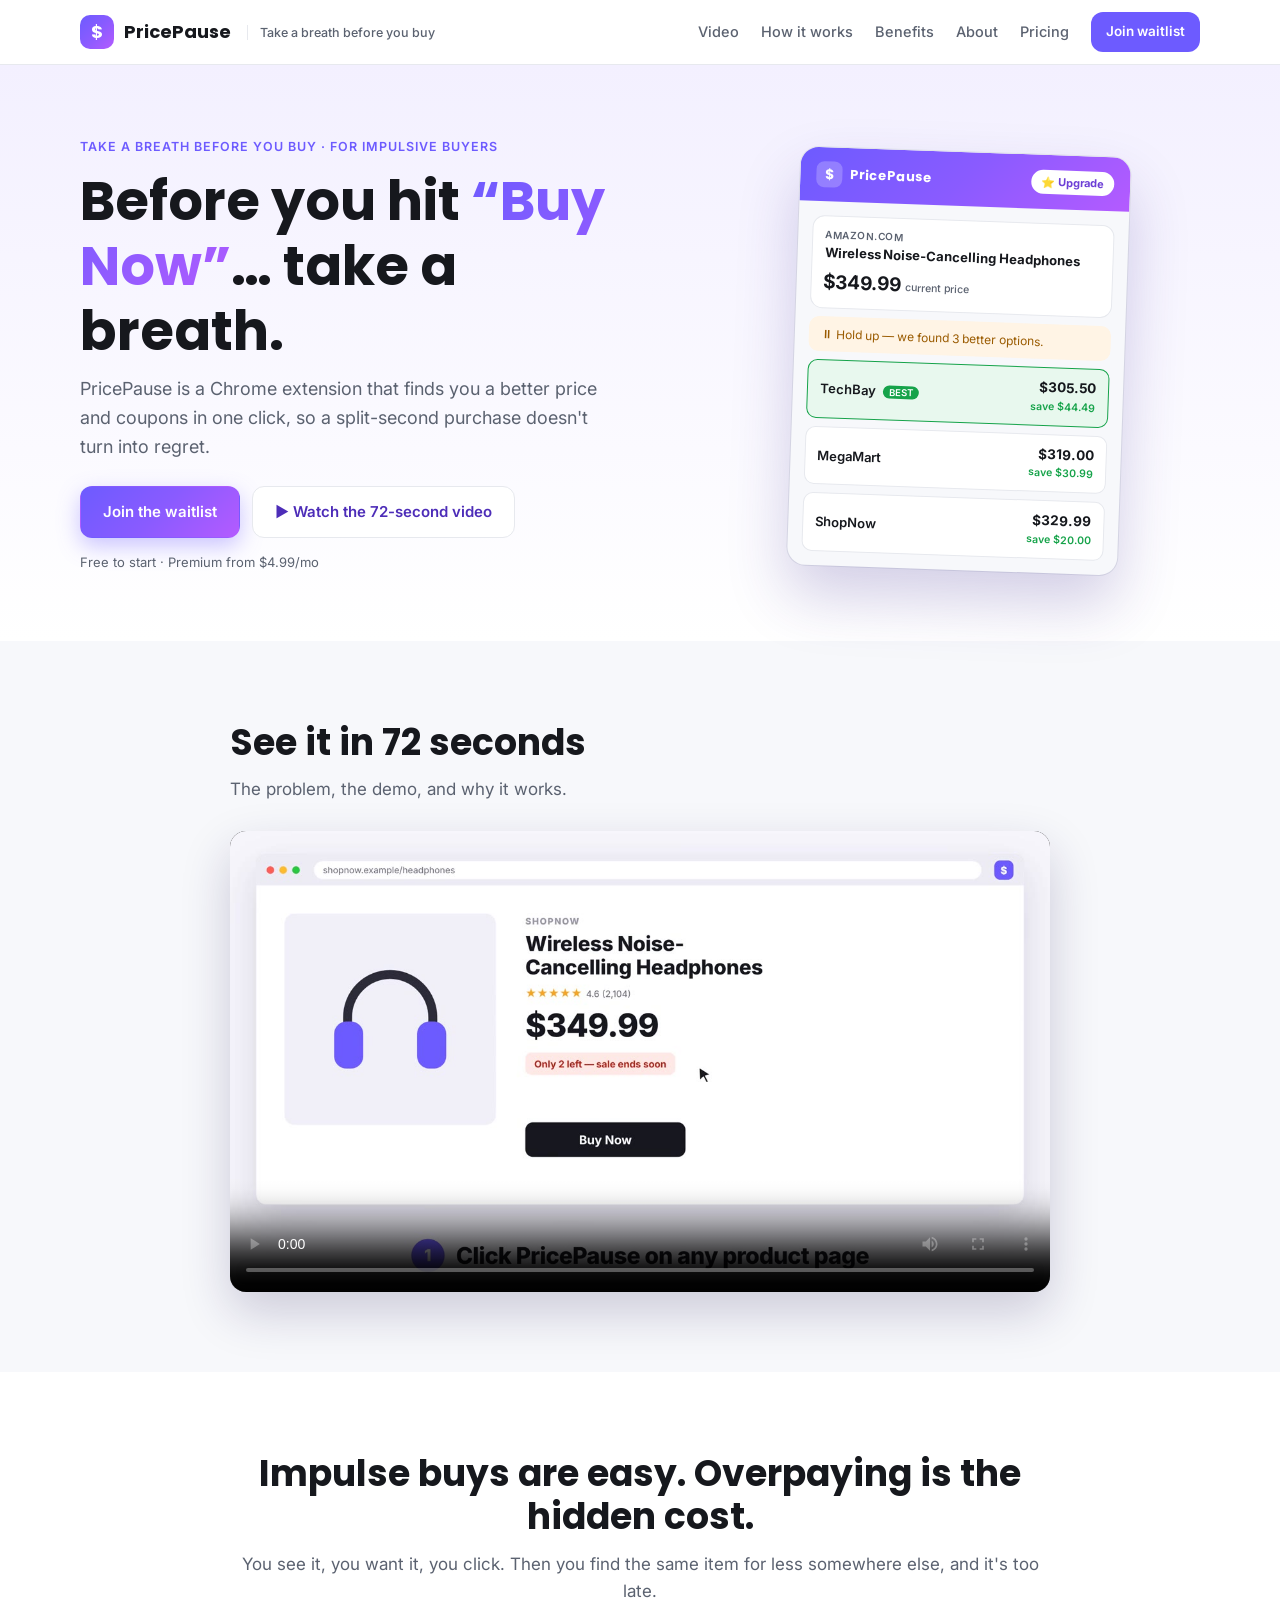
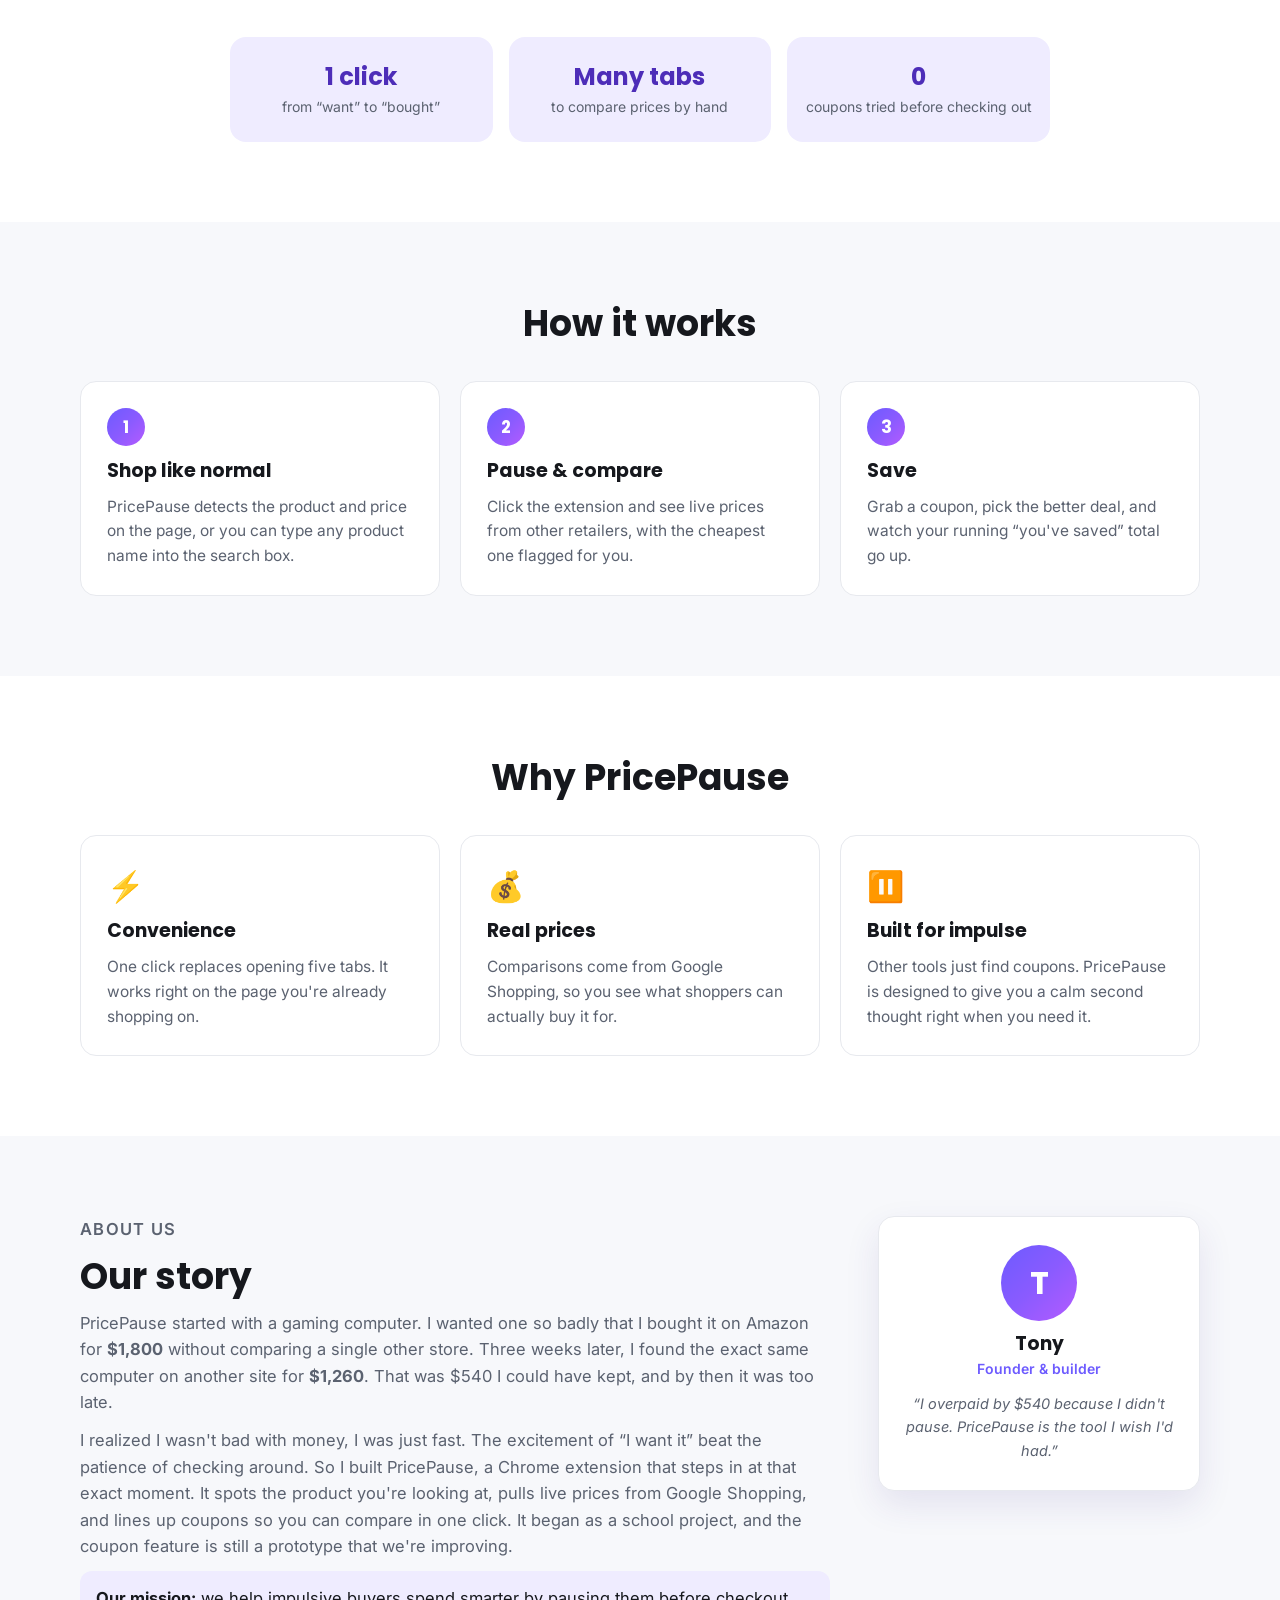
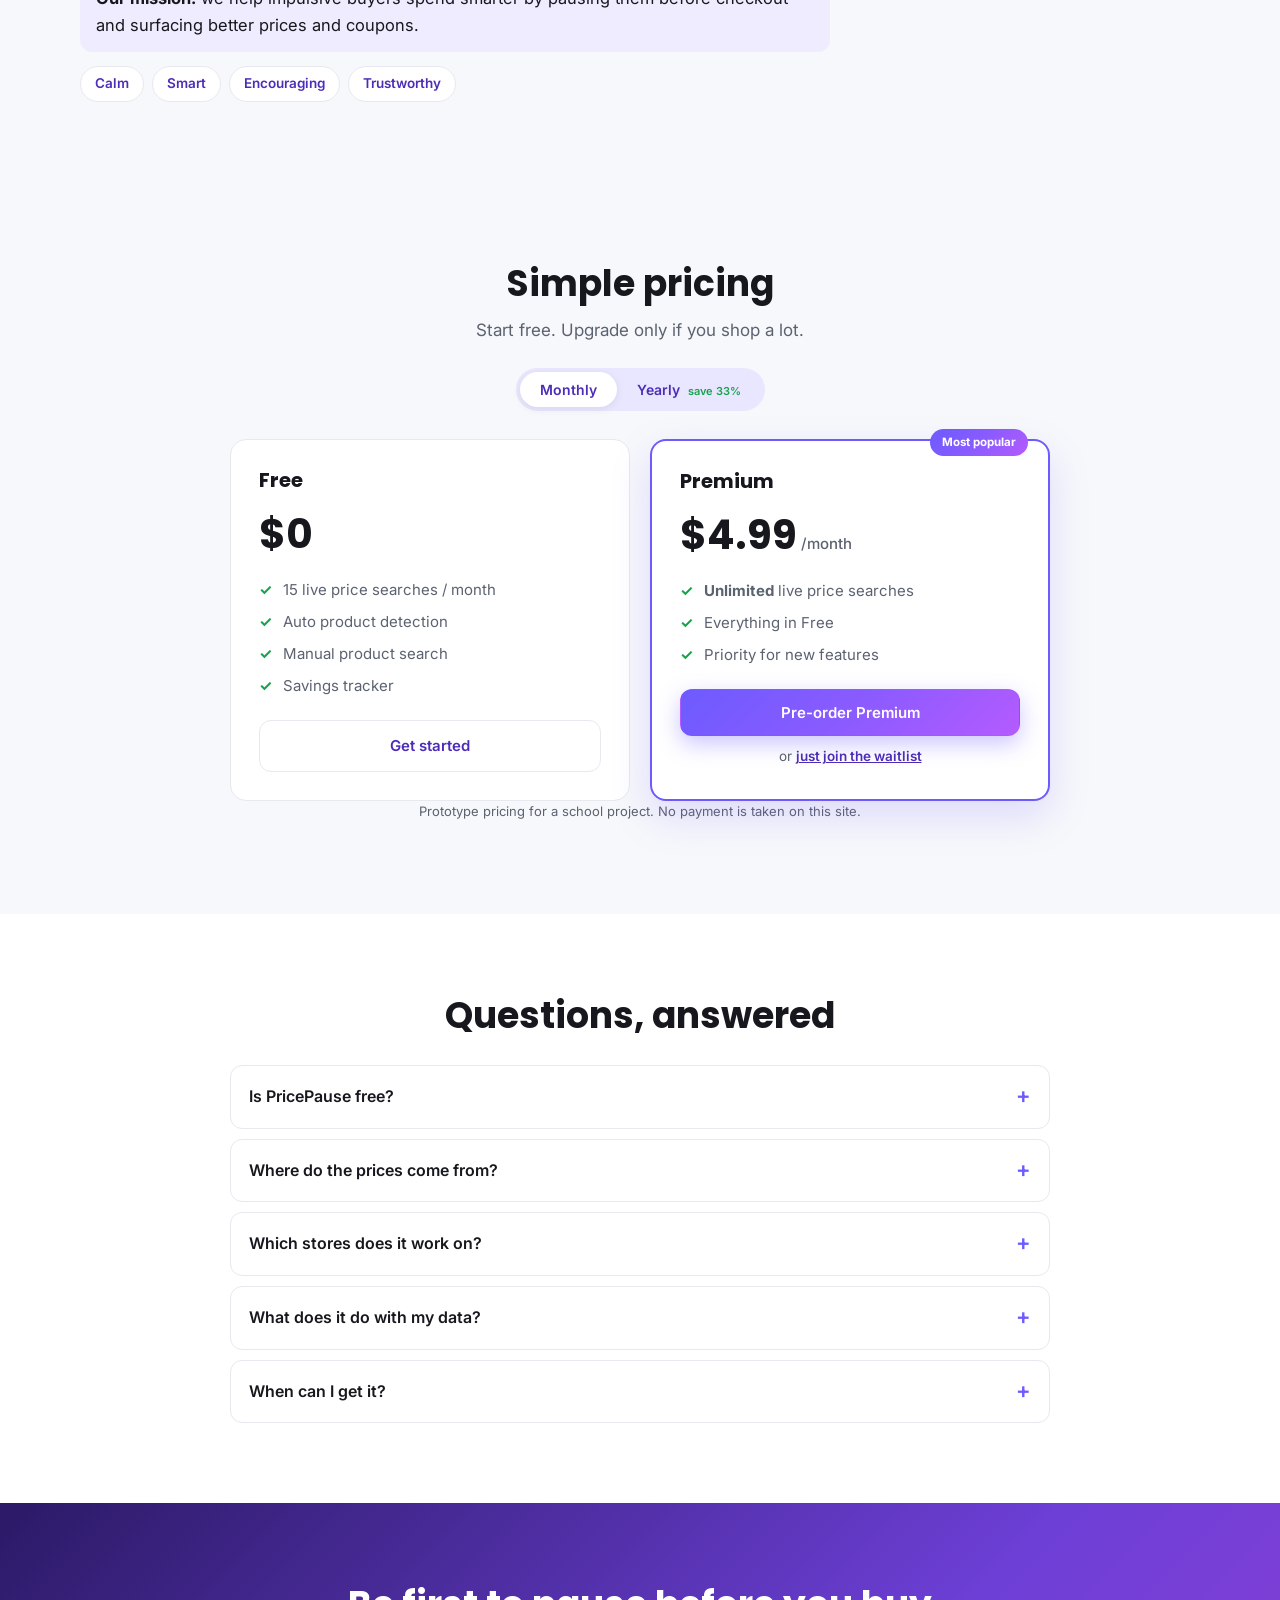
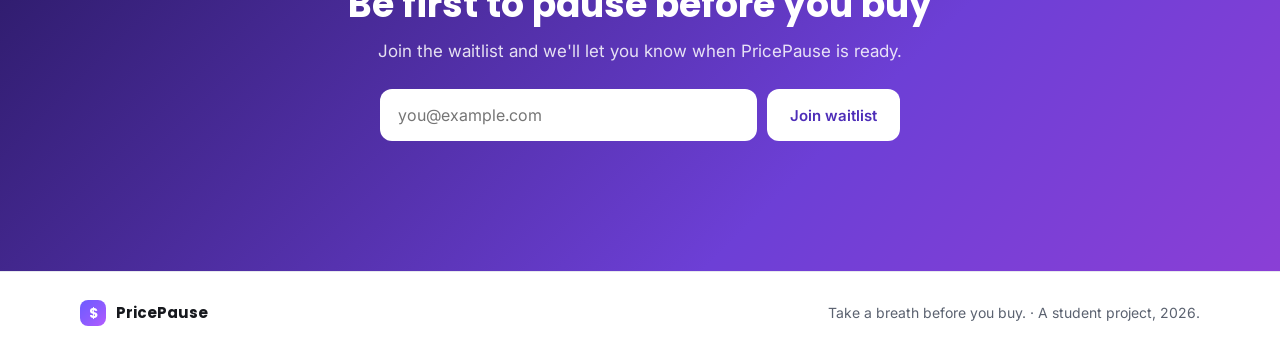
<file: index.html>
<!DOCTYPE html>
<html lang="en">
<head>
  <meta charset="UTF-8" />
  <meta name="viewport" content="width=device-width, initial-scale=1" />
  <title>PricePause — Take a breath before you buy</title>
  <meta name="description" content="PricePause is a Chrome extension that finds you a better price and coupons before you hit Buy Now." />
  <meta property="og:title" content="PricePause — Take a breath before you buy" />
  <meta property="og:description" content="Find a better price in one click, before you check out." />
  <meta property="og:image" content="assets/poster.jpg" />
  <link rel="icon" href="data:image/svg+xml,<svg xmlns='http://www.w3.org/2000/svg' viewBox='0 0 64 64'><rect width='64' height='64' rx='14' fill='%236d5bff'/><text x='32' y='46' font-size='40' font-weight='700' text-anchor='middle' fill='white' font-family='Arial'>$</text></svg>" />
  <link rel="preconnect" href="https://fonts.googleapis.com" />
  <link rel="preconnect" href="https://fonts.gstatic.com" crossorigin />
  <link href="https://fonts.googleapis.com/css2?family=Inter:wght@400;500;600&family=Poppins:wght@600;700&display=swap" rel="stylesheet" />
  <link rel="stylesheet" href="style.css" />
</head>
<body>

  <header class="nav">
    <div class="container nav-inner">
      <a href="#top" class="brand"><span class="brand-mark">$</span> PricePause <span class="nav-tag">Take a breath before you buy</span></a>
      <nav class="nav-links">
        <a href="#video">Video</a>
        <a href="#how">How it works</a>
        <a href="#benefits">Benefits</a>
        <a href="#about">About</a>
        <a href="#pricing">Pricing</a>
        <a href="#waitlist" class="btn btn-small">Join waitlist</a>
      </nav>
    </div>
  </header>

  <main id="top">

    <!-- HERO -->
    <section class="hero">
      <div class="container hero-grid">
        <div class="hero-copy">
          <p class="eyebrow">Take a breath before you buy &middot; For impulsive buyers</p>
          <h1>Before you hit <span class="hl">&ldquo;Buy Now&rdquo;</span>&hellip; take a breath.</h1>
          <p class="lead">PricePause is a Chrome extension that finds you a better price and coupons in one click, so a split-second purchase doesn't turn into regret.</p>
          <div class="hero-cta">
            <a href="#waitlist" class="btn btn-primary">Join the waitlist</a>
            <a href="#video" class="btn btn-ghost">&#9654; Watch the 72-second video</a>
          </div>
          <p class="fine">Free to start &middot; Premium from $4.99/mo</p>
        </div>

        <div class="hero-visual" aria-hidden="true">
          <div class="popup">
            <div class="popup-head"><span class="brand-mark sm">$</span> PricePause <span class="popup-up">&#11088; Upgrade</span></div>
            <div class="popup-body">
              <div class="p-card">
                <small>AMAZON.COM</small>
                <strong>Wireless Noise-Cancelling Headphones</strong>
                <div class="p-price">$349.99 <small>current price</small></div>
              </div>
              <div class="p-banner">&#9208; Hold up &mdash; we found 3 better options.</div>
              <div class="p-deal best"><span>TechBay <em>BEST</em></span><b>$305.50 <i>save $44.49</i></b></div>
              <div class="p-deal"><span>MegaMart</span><b>$319.00 <i>save $30.99</i></b></div>
              <div class="p-deal"><span>ShopNow</span><b>$329.99 <i>save $20.00</i></b></div>
            </div>
          </div>
        </div>
      </div>
    </section>

    <!-- VIDEO -->
    <section id="video" class="section alt">
      <div class="container narrow">
        <h2>See it in 72 seconds</h2>
        <p class="sub">The problem, the demo, and why it works.</p>
        <div class="video-wrap">
          <video controls preload="metadata" poster="assets/poster.jpg" playsinline>
            <source src="assets/pricepause_explainer.mp4" type="video/mp4" />
            Your browser doesn't support embedded video.
          </video>
        </div>
      </div>
    </section>

    <!-- PROBLEM -->
    <section class="section">
      <div class="container narrow center">
        <h2>Impulse buys are easy. Overpaying is the hidden cost.</h2>
        <p class="sub">You see it, you want it, you click. Then you find the same item for less somewhere else, and it's too late.</p>
        <div class="stat-row">
          <div class="stat"><b>1 click</b><span>from &ldquo;want&rdquo; to &ldquo;bought&rdquo;</span></div>
          <div class="stat"><b>Many tabs</b><span>to compare prices by hand</span></div>
          <div class="stat"><b>0</b><span>coupons tried before checking out</span></div>
        </div>
      </div>
    </section>

    <!-- HOW IT WORKS -->
    <section id="how" class="section alt">
      <div class="container">
        <h2 class="center">How it works</h2>
        <div class="grid-3">
          <article class="card">
            <div class="num">1</div>
            <h3>Shop like normal</h3>
            <p>PricePause detects the product and price on the page, or you can type any product name into the search box.</p>
          </article>
          <article class="card">
            <div class="num">2</div>
            <h3>Pause &amp; compare</h3>
            <p>Click the extension and see live prices from other retailers, with the cheapest one flagged for you.</p>
          </article>
          <article class="card">
            <div class="num">3</div>
            <h3>Save</h3>
            <p>Grab a coupon, pick the better deal, and watch your running &ldquo;you've saved&rdquo; total go up.</p>
          </article>
        </div>
      </div>
    </section>

    <!-- BENEFITS -->
    <section id="benefits" class="section">
      <div class="container">
        <h2 class="center">Why PricePause</h2>
        <div class="grid-3">
          <article class="card benefit">
            <div class="icon">&#9889;</div>
            <h3>Convenience</h3>
            <p>One click replaces opening five tabs. It works right on the page you're already shopping on.</p>
          </article>
          <article class="card benefit">
            <div class="icon">&#128176;</div>
            <h3>Real prices</h3>
            <p>Comparisons come from Google Shopping, so you see what shoppers can actually buy it for.</p>
          </article>
          <article class="card benefit">
            <div class="icon">&#9208;&#65039;</div>
            <h3>Built for impulse</h3>
            <p>Other tools just find coupons. PricePause is designed to give you a calm second thought right when you need it.</p>
          </article>
        </div>
      </div>
    </section>

    <!-- ABOUT -->
    <section id="about" class="section alt">
      <div class="container about-grid">
        <div>
          <p class="eyebrow">About us</p>
          <h2>Our story</h2>
          <p>PricePause started with a gaming computer. I wanted one so badly that I bought it on Amazon for <b>$1,800</b> without comparing a single other store. Three weeks later, I found the exact same computer on another site for <b>$1,260</b>. That was $540 I could have kept, and by then it was too late.</p>
          <p>I realized I wasn't bad with money, I was just fast. The excitement of &ldquo;I want it&rdquo; beat the patience of checking around. So I built PricePause, a Chrome extension that steps in at that exact moment. It spots the product you're looking at, pulls live prices from Google Shopping, and lines up coupons so you can compare in one click. It began as a school project, and the coupon feature is still a prototype that we're improving.</p>
          <p class="mission"><b>Our mission:</b> we help impulsive buyers spend smarter by pausing them before checkout and surfacing better prices and coupons.</p>
          <div class="chips">
            <span>Calm</span><span>Smart</span><span>Encouraging</span><span>Trustworthy</span>
          </div>
        </div>
        <aside class="team-card">
          <!-- Edit the name and role below to match your team -->
          <div class="avatar">T</div>
          <h3>Tony</h3>
          <p class="role">Founder &amp; builder</p>
          <p class="quote">&ldquo;I overpaid by $540 because I didn't pause. PricePause is the tool I wish I'd had.&rdquo;</p>
        </aside>
      </div>
    </section>

    <!-- PRICING -->
    <section id="pricing" class="section alt">
      <div class="container narrow">
        <h2 class="center">Simple pricing</h2>
        <p class="sub center">Start free. Upgrade only if you shop a lot.</p>

        <div class="toggle" role="tablist" aria-label="Billing period">
          <button class="toggle-opt active" data-plan="monthly" role="tab" aria-selected="true">Monthly</button>
          <button class="toggle-opt" data-plan="yearly" role="tab" aria-selected="false">Yearly <span class="save">save 33%</span></button>
        </div>

        <div class="pricing-grid">
          <article class="plan">
            <h3>Free</h3>
            <p class="price">$0</p>
            <ul>
              <li>15 live price searches / month</li>
              <li>Auto product detection</li>
              <li>Manual product search</li>
              <li>Savings tracker</li>
            </ul>
            <a href="#waitlist" class="btn btn-ghost block">Get started</a>
          </article>
          <article class="plan featured">
            <span class="tag">Most popular</span>
            <h3>Premium</h3>
            <p class="price"><span id="planPrice">$4.99</span><small id="planPer">/month</small></p>
            <ul>
              <li><b>Unlimited</b> live price searches</li>
              <li>Everything in Free</li>
              <li>Priority for new features</li>
            </ul>
            <button type="button" class="btn btn-primary block" data-open-preorder>Pre-order Premium</button>
            <p class="plan-alt">or <a href="#waitlist">just join the waitlist</a></p>
          </article>
        </div>
        <p class="fine center">Prototype pricing for a school project. No payment is taken on this site.</p>
      </div>
    </section>

    <!-- FAQ -->
    <section id="faq" class="section">
      <div class="container narrow">
        <h2 class="center">Questions, answered</h2>
        <div class="faq">
          <details>
            <summary>Is PricePause free?</summary>
            <p>Yes to start. The free plan includes 15 live price searches a month. Premium gives you unlimited searches for $4.99/month or $39.99/year.</p>
          </details>
          <details>
            <summary>Where do the prices come from?</summary>
            <p>Live comparisons come from Google Shopping, so you're seeing what other retailers are actually listing right now.</p>
          </details>
          <details>
            <summary>Which stores does it work on?</summary>
            <p>It detects products automatically on Amazon, Walmart, Target, Best Buy, Etsy, eBay and Shopify stores. You can also type any product name into the search box on any site.</p>
          </details>
          <details>
            <summary>What does it do with my data?</summary>
            <p>It reads the product name and price on the page you're viewing and uses the product name to look up prices. Your savings total and monthly search count stay in your own browser.</p>
          </details>
          <details>
            <summary>When can I get it?</summary>
            <p>PricePause is a working prototype right now. Join the waitlist or pre-order Premium and we'll let you know when it's ready.</p>
          </details>
        </div>
      </div>
    </section>

    <!-- WAITLIST -->
    <section id="waitlist" class="section cta">
      <div class="container narrow center">
        <h2>Be first to pause before you buy</h2>
        <p class="sub light">Join the waitlist and we'll let you know when PricePause is ready.</p>
        <form id="waitlistForm" class="form" novalidate>
          <label for="email" class="sr-only">Email address</label>
          <input type="email" id="email" name="email" placeholder="you@example.com" required autocomplete="email" />
          <button type="submit" class="btn btn-white">Join waitlist</button>
        </form>
        <p id="formMsg" class="form-msg" role="status" aria-live="polite"></p>
      </div>
    </section>
  </main>

  <footer class="footer">
    <div class="container footer-inner">
      <span class="brand"><span class="brand-mark sm">$</span> PricePause</span>
      <span>Take a breath before you buy. &middot; A student project, 2026.</span>
    </div>
  </footer>

  <!-- PRE-ORDER (demo) -->
  <dialog id="preorderDialog" class="dialog" aria-labelledby="preorderTitle">
    <form id="preorderForm" method="dialog" novalidate>
      <h3 id="preorderTitle">Pre-order Premium</h3>
      <p class="dialog-sub">Reserve unlimited searches. <b>Demo only: no payment is taken.</b></p>

      <label for="poName">Name</label>
      <input type="text" id="poName" autocomplete="name" placeholder="Your name" required />

      <label for="poEmail">Email</label>
      <input type="email" id="poEmail" autocomplete="email" placeholder="you@example.com" required />

      <fieldset>
        <legend>Plan</legend>
        <label class="radio"><input type="radio" name="plan" value="monthly" checked /> Monthly &middot; $4.99/mo</label>
        <label class="radio"><input type="radio" name="plan" value="yearly" /> Yearly &middot; $39.99/yr <span class="save">save 33%</span></label>
      </fieldset>

      <p id="preorderMsg" class="form-msg dark" role="status" aria-live="polite"></p>

      <div class="dialog-actions">
        <button type="button" class="btn btn-ghost" id="preorderCancel">Close</button>
        <button type="submit" class="btn btn-primary">Reserve my spot</button>
      </div>
    </form>
  </dialog>

  <script src="script.js"></script>
</body>
</html>
</file>
<file: style.css>
:root {
  --bg: #f7f8fb;
  --card: #ffffff;
  --ink: #16181d;
  --ink-soft: #5b6270;
  --border: #e7e9ee;
  --accent: #6d5bff;
  --accent-dark: #4d2db8;
  --accent-soft: #efecff;
  --good: #16a34a;
  --good-soft: #e8f8ee;
  --warn-bg: #fff4e5;
  --warn-ink: #9a5b00;
  --grad: linear-gradient(135deg, #6d5bff 0%, #8a5bff 50%, #b45bff 100%);
  --radius: 16px;
}

* { box-sizing: border-box; }
html { scroll-behavior: smooth; scroll-padding-top: 72px; }

body {
  margin: 0;
  font-family: "Inter", -apple-system, BlinkMacSystemFont, "Segoe UI", Roboto, Helvetica, Arial, sans-serif;
  color: var(--ink);
  background: #fff;
  line-height: 1.6;
  -webkit-font-smoothing: antialiased;
}

h1, h2, h3, .brand { font-family: "Poppins", "Inter", -apple-system, "Segoe UI", sans-serif; }
h1, h2, h3 { line-height: 1.2; margin: 0 0 12px; }
p { margin: 0 0 12px; }
a { color: inherit; }

.container { width: min(1120px, 100% - 40px); margin-inline: auto; }
.narrow { width: min(820px, 100% - 40px); margin-inline: auto; }
.center { text-align: center; }
.sr-only { position: absolute; width: 1px; height: 1px; overflow: hidden; clip: rect(0 0 0 0); white-space: nowrap; }

/* Nav */
.nav {
  position: sticky; top: 0; z-index: 10;
  background: rgba(255,255,255,.88);
  backdrop-filter: blur(10px);
  border-bottom: 1px solid var(--border);
}
.nav-inner { display: flex; align-items: center; justify-content: space-between; height: 64px; }
.brand { display: inline-flex; align-items: center; gap: 10px; font-weight: 700; font-size: 18px; text-decoration: none; }
.brand-mark {
  display: inline-flex; align-items: center; justify-content: center;
  width: 34px; height: 34px; border-radius: 10px;
  background: var(--grad); color: #fff; font-weight: 700; font-size: 18px;
}
.brand-mark.sm { width: 26px; height: 26px; font-size: 14px; border-radius: 8px; }
.nav-links { display: flex; align-items: center; gap: 22px; font-size: 14.5px; font-weight: 500; }
.nav-links a { text-decoration: none; color: var(--ink-soft); }
.nav-links a:hover { color: var(--ink); }
.nav-links a.btn { color: #fff; }

/* Buttons */
.btn {
  display: inline-block; border: 1.5px solid transparent; cursor: pointer;
  font-family: inherit; font-weight: 600; font-size: 15px;
  padding: 13px 22px; border-radius: 12px; text-decoration: none; text-align: center;
  transition: transform .12s ease, box-shadow .12s ease;
}
.btn:hover { transform: translateY(-1px); }
.btn:active { transform: scale(.98); }
.btn-small { padding: 8px 14px; font-size: 13.5px; background: var(--accent); color: #fff; }
.btn-primary { background: var(--grad); color: #fff; box-shadow: 0 8px 22px rgba(109,91,255,.35); }
.btn-ghost { background: #fff; color: var(--accent-dark); border-color: var(--border); }
.btn-white { background: #fff; color: var(--accent-dark); }
.btn.block { display: block; width: 100%; }

/* Hero */
.hero { background: linear-gradient(180deg, #f3f0ff 0%, #fff 100%); padding: 72px 0 56px; }
.hero-grid { display: grid; grid-template-columns: 1.1fr .9fr; gap: 48px; align-items: center; }
.eyebrow { text-transform: uppercase; letter-spacing: .08em; font-size: 12.5px; font-weight: 600; color: var(--accent); }
.hero h1 { font-size: clamp(34px, 5vw, 54px); font-weight: 700; }
.hl { background: var(--grad); -webkit-background-clip: text; background-clip: text; color: transparent; }
.lead { font-size: 18px; color: var(--ink-soft); max-width: 540px; }
.hero-cta { display: flex; flex-wrap: wrap; gap: 12px; margin: 24px 0 14px; }
.fine { font-size: 13px; color: var(--ink-soft); }

/* Popup mockup */
.hero-visual { display: flex; justify-content: center; }
.popup {
  width: 330px; background: var(--bg); border-radius: 18px; overflow: hidden;
  box-shadow: 0 30px 60px rgba(60,40,140,.22), 0 0 0 1px var(--border);
  transform: rotate(2deg); font-size: 13px;
}
.popup-head {
  background: var(--grad); color: #fff; padding: 14px 16px;
  display: flex; align-items: center; gap: 8px; font-weight: 700; font-family: "Poppins", sans-serif;
}
.popup-head .brand-mark { background: rgba(255,255,255,.22); }
.popup-up { margin-left: auto; background: #fff; color: #6d3fd6; font: 700 11px "Inter", sans-serif; padding: 5px 10px; border-radius: 999px; }
.popup-body { padding: 14px; display: flex; flex-direction: column; gap: 8px; }
.p-card { background: #fff; border: 1px solid var(--border); border-radius: 12px; padding: 10px 12px; }
.p-card small { display: block; font-size: 10px; letter-spacing: .05em; color: var(--ink-soft); font-weight: 600; }
.p-card strong { display: block; font-size: 13px; margin: 2px 0 6px; line-height: 1.3; }
.p-price { font-size: 19px; font-weight: 700; }
.p-price small { display: inline; font-size: 10.5px; font-weight: 500; letter-spacing: 0; }
.p-banner { background: var(--warn-bg); color: var(--warn-ink); border-radius: 10px; padding: 8px 12px; font-size: 12px; }
.p-deal { display: flex; justify-content: space-between; align-items: center; background: #fff; border: 1px solid var(--border); border-radius: 10px; padding: 9px 12px; font-weight: 600; }
.p-deal.best { background: var(--good-soft); border-color: var(--good); }
.p-deal em { font-style: normal; font-size: 9.5px; color: #fff; background: var(--good); padding: 1px 6px; border-radius: 999px; margin-left: 4px; vertical-align: middle; }
.p-deal b { text-align: right; font-size: 13.5px; }
.p-deal i { display: block; font-style: normal; font-size: 10.5px; color: var(--good); font-weight: 600; }

/* Sections */
.section { padding: 80px 0; }
.section.alt { background: var(--bg); }
.section h2 { font-size: clamp(26px, 3.4vw, 36px); font-weight: 700; }
.sub { font-size: 17px; color: var(--ink-soft); }
.sub.center { text-align: center; }
.sub.light { color: rgba(255,255,255,.85); }

.video-wrap { margin-top: 28px; border-radius: var(--radius); overflow: hidden; box-shadow: 0 20px 50px rgba(30,20,80,.2); background: #000; }
.video-wrap video { display: block; width: 100%; aspect-ratio: 16 / 9; }

.stat-row { display: grid; grid-template-columns: repeat(3, 1fr); gap: 16px; margin-top: 32px; }
.stat { background: var(--accent-soft); border-radius: var(--radius); padding: 22px 12px; }
.stat b { display: block; font: 700 24px "Poppins", sans-serif; color: var(--accent-dark); }
.stat span { font-size: 14px; color: var(--ink-soft); }

.grid-3 { display: grid; grid-template-columns: repeat(3, 1fr); gap: 20px; margin-top: 36px; }
.card { background: var(--card); border: 1px solid var(--border); border-radius: var(--radius); padding: 26px; }
.card h3 { font-size: 19px; }
.card p { color: var(--ink-soft); font-size: 15.5px; margin: 0; }
.num {
  width: 38px; height: 38px; border-radius: 50%; background: var(--grad); color: #fff;
  display: flex; align-items: center; justify-content: center; font: 700 17px "Poppins", sans-serif; margin-bottom: 14px;
}
.icon { font-size: 30px; margin-bottom: 10px; }

/* Pricing */
.toggle { display: flex; width: fit-content; margin: 24px auto 28px; background: #e9e6ff; border-radius: 999px; padding: 4px; }
.toggle-opt { border: 0; background: transparent; font: 600 14px "Inter", sans-serif; padding: 9px 20px; border-radius: 999px; cursor: pointer; color: var(--accent-dark); }
.toggle-opt.active { background: #fff; box-shadow: 0 2px 8px rgba(0,0,0,.08); }
.save { font-size: 11px; color: var(--good); margin-left: 4px; }

.pricing-grid { display: grid; grid-template-columns: 1fr 1fr; gap: 20px; }
.plan { position: relative; background: #fff; border: 1px solid var(--border); border-radius: var(--radius); padding: 28px; }
.plan.featured { border: 2px solid var(--accent); box-shadow: 0 16px 40px rgba(109,91,255,.18); }
.plan h3 { font-size: 20px; }
.price { font: 700 40px "Poppins", sans-serif; margin-bottom: 14px; }
.price small { font: 500 15px "Inter", sans-serif; color: var(--ink-soft); margin-left: 4px; }
.plan ul { list-style: none; padding: 0; margin: 0 0 22px; display: flex; flex-direction: column; gap: 8px; }
.plan li { padding-left: 24px; position: relative; font-size: 15px; color: var(--ink-soft); }
.plan li::before { content: "\2713"; position: absolute; left: 0; color: var(--good); font-weight: 700; }
.tag { position: absolute; top: -12px; right: 20px; background: var(--grad); color: #fff; font-size: 11.5px; font-weight: 700; padding: 4px 12px; border-radius: 999px; }

/* CTA */
.cta { background: linear-gradient(135deg, #2b1a66, #6d3fd6 65%, #8a3fd6); color: #fff; }
.form { display: flex; gap: 10px; max-width: 520px; margin: 24px auto 0; }
.form input {
  flex: 1; min-width: 0; padding: 14px 16px; border-radius: 12px; border: 2px solid transparent;
  font: 16px "Inter", sans-serif;
}
.form input:focus { outline: none; border-color: #fff; box-shadow: 0 0 0 3px rgba(255,255,255,.3); }
.form input.invalid { border-color: #ff6b81; }
.form-msg { margin-top: 14px; min-height: 24px; font-weight: 600; }

/* Footer */
.footer { padding: 28px 0; font-size: 14px; color: var(--ink-soft); border-top: 1px solid var(--border); }
.footer-inner { display: flex; flex-wrap: wrap; align-items: center; justify-content: space-between; gap: 10px; }
.footer .brand { font-size: 15px; color: var(--ink); }

/* Responsive */
@media (max-width: 860px) {
  .hero { padding: 48px 0 40px; }
  .hero-grid { grid-template-columns: 1fr; }
  .popup { transform: none; }
  .grid-3, .pricing-grid, .stat-row { grid-template-columns: 1fr; }
  .nav-links a:not(.btn) { display: none; }
  .section { padding: 56px 0; }
}
@media (max-width: 480px) {
  .form { flex-direction: column; }
}
@media (prefers-reduced-motion: reduce) {
  html { scroll-behavior: auto; }
  .btn { transition: none; }
}

/* ---- Additions: tagline, about, FAQ, pre-order ---- */
.nav-tag { font: 500 12.5px "Inter", sans-serif; color: var(--ink-soft); margin-left: 6px; padding-left: 12px; border-left: 1px solid var(--border); }

.about-grid { display: grid; grid-template-columns: 1.4fr .6fr; gap: 48px; align-items: start; }
.about-grid p { color: var(--ink-soft); font-size: 16.5px; }
.mission { background: var(--accent-soft); border-radius: 12px; padding: 14px 16px; color: var(--ink) !important; }
.chips { display: flex; flex-wrap: wrap; gap: 8px; margin-top: 14px; }
.chips span { background: #fff; border: 1px solid var(--border); border-radius: 999px; padding: 6px 14px; font-size: 13.5px; font-weight: 600; color: var(--accent-dark); }
.team-card { background: #fff; border: 1px solid var(--border); border-radius: var(--radius); padding: 28px 22px; text-align: center; box-shadow: 0 14px 34px rgba(60,40,140,.1); }
.avatar { width: 76px; height: 76px; border-radius: 50%; background: var(--grad); color: #fff; font: 700 32px "Poppins", sans-serif; display: flex; align-items: center; justify-content: center; margin: 0 auto 12px; }
.team-card h3 { margin-bottom: 2px; }
.team-card .role { color: var(--accent); font-weight: 600; font-size: 14px; margin-bottom: 12px; }
.team-card .quote { font-size: 14.5px; font-style: italic; margin: 0; }

.plan-alt { text-align: center; font-size: 13.5px; color: var(--ink-soft); margin: 10px 0 0; }
.plan-alt a { color: var(--accent-dark); font-weight: 600; }

.faq { margin-top: 28px; display: flex; flex-direction: column; gap: 10px; }
.faq details { background: #fff; border: 1px solid var(--border); border-radius: 12px; padding: 4px 18px; }
.faq summary { cursor: pointer; font-weight: 600; padding: 14px 0; list-style: none; display: flex; justify-content: space-between; gap: 12px; }
.faq summary::-webkit-details-marker { display: none; }
.faq summary::after { content: "+"; font-size: 22px; line-height: 1; color: var(--accent); }
.faq details[open] summary::after { content: "\2212"; }
.faq details p { color: var(--ink-soft); margin: 0 0 16px; }

.dialog { border: 0; border-radius: 18px; padding: 26px; width: min(440px, 100% - 32px); box-shadow: 0 30px 80px rgba(20,10,60,.35); color: var(--ink); }
.dialog::backdrop { background: rgba(20,10,50,.55); }
.dialog h3 { font-size: 22px; }
.dialog-sub { color: var(--ink-soft); font-size: 14.5px; }
.dialog label { display: block; font-size: 13px; font-weight: 600; margin: 12px 0 5px; }
.dialog input[type=text], .dialog input[type=email] { width: 100%; padding: 11px 12px; border: 1.5px solid var(--border); border-radius: 10px; font: 15px "Inter", sans-serif; }
.dialog input:focus { outline: none; border-color: var(--accent); box-shadow: 0 0 0 3px rgba(109,91,255,.18); }
.dialog input.invalid { border-color: #e11d48; }
.dialog fieldset { border: 0; padding: 0; margin: 14px 0 0; }
.dialog legend { font-size: 13px; font-weight: 600; padding: 0; }
.dialog .radio { font-weight: 500; font-size: 14.5px; display: flex; align-items: center; gap: 8px; margin: 8px 0 0; }
.form-msg.dark { color: var(--accent-dark); }
.dialog-actions { display: flex; gap: 10px; justify-content: flex-end; margin-top: 14px; }
.dialog-actions .btn { padding: 11px 18px; }

@media (max-width: 860px) {
  .about-grid { grid-template-columns: 1fr; }
  .nav-tag { display: none; }
}
</file>
